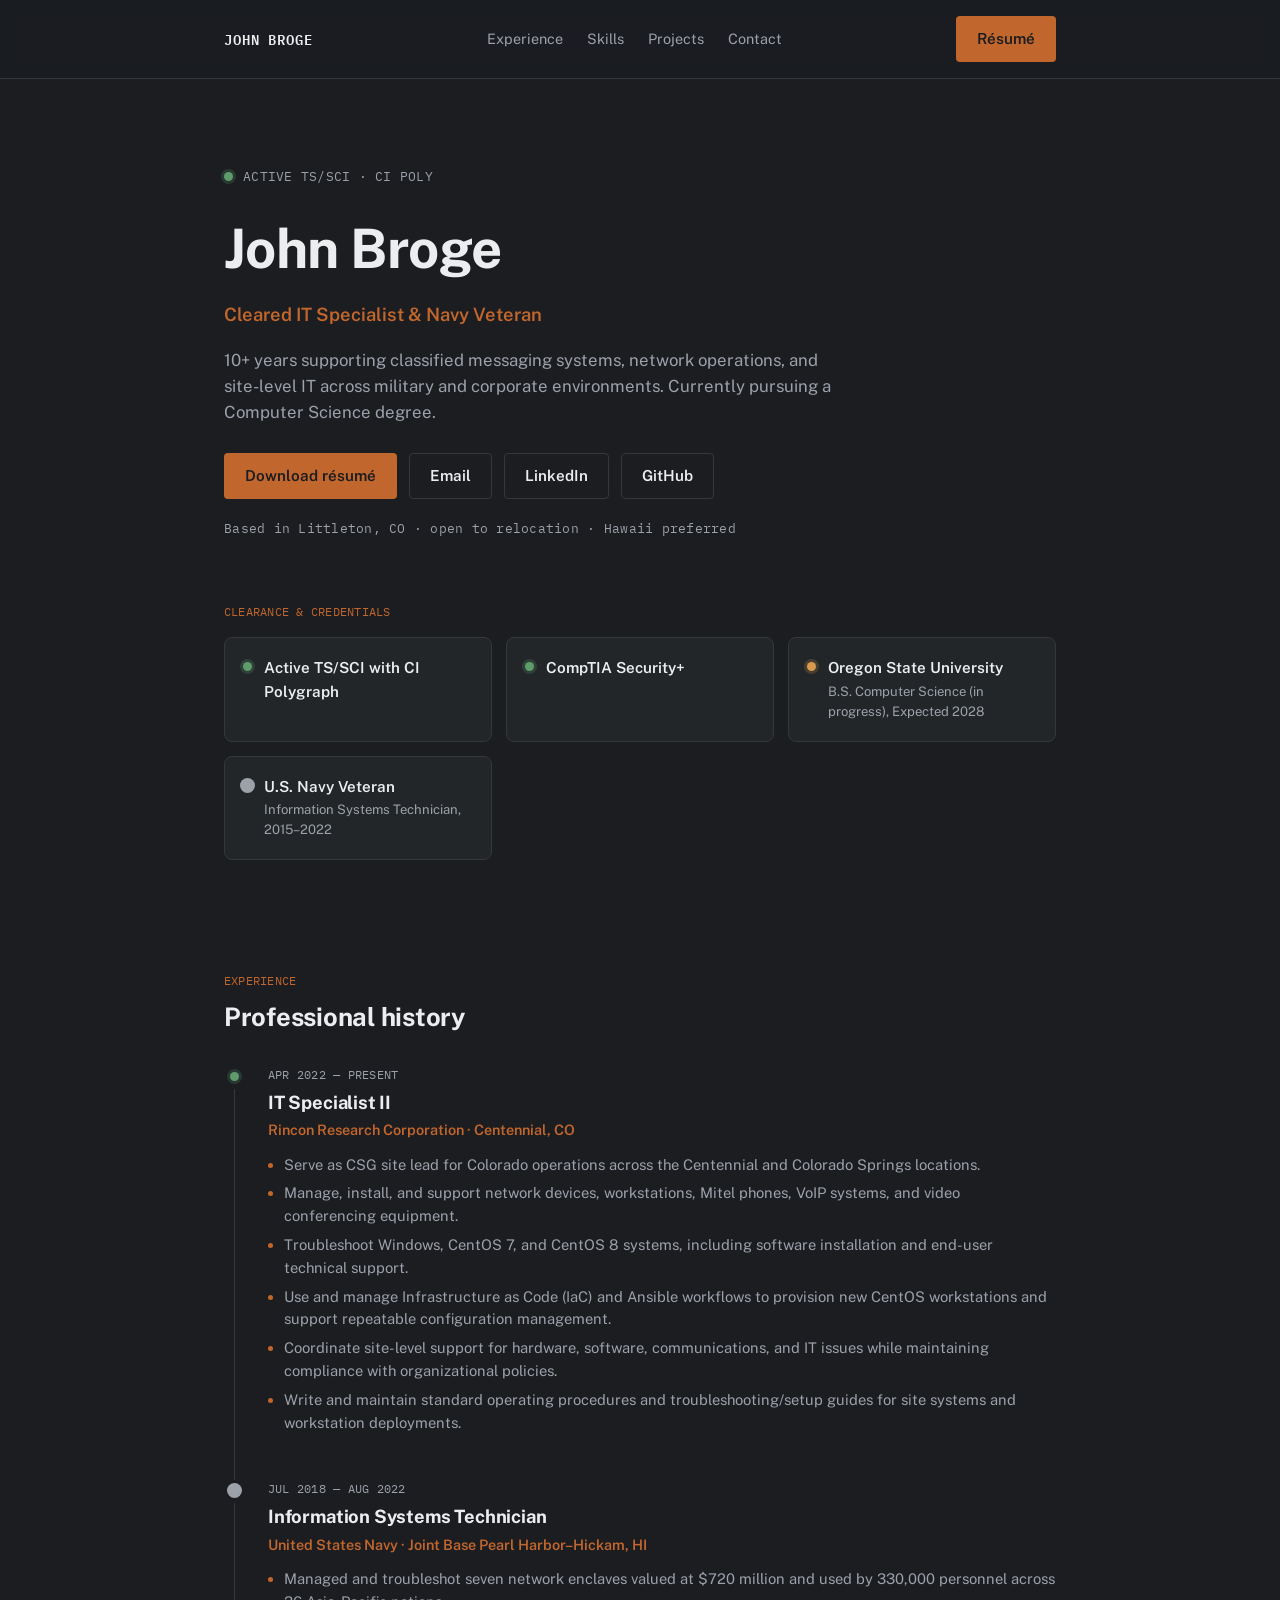
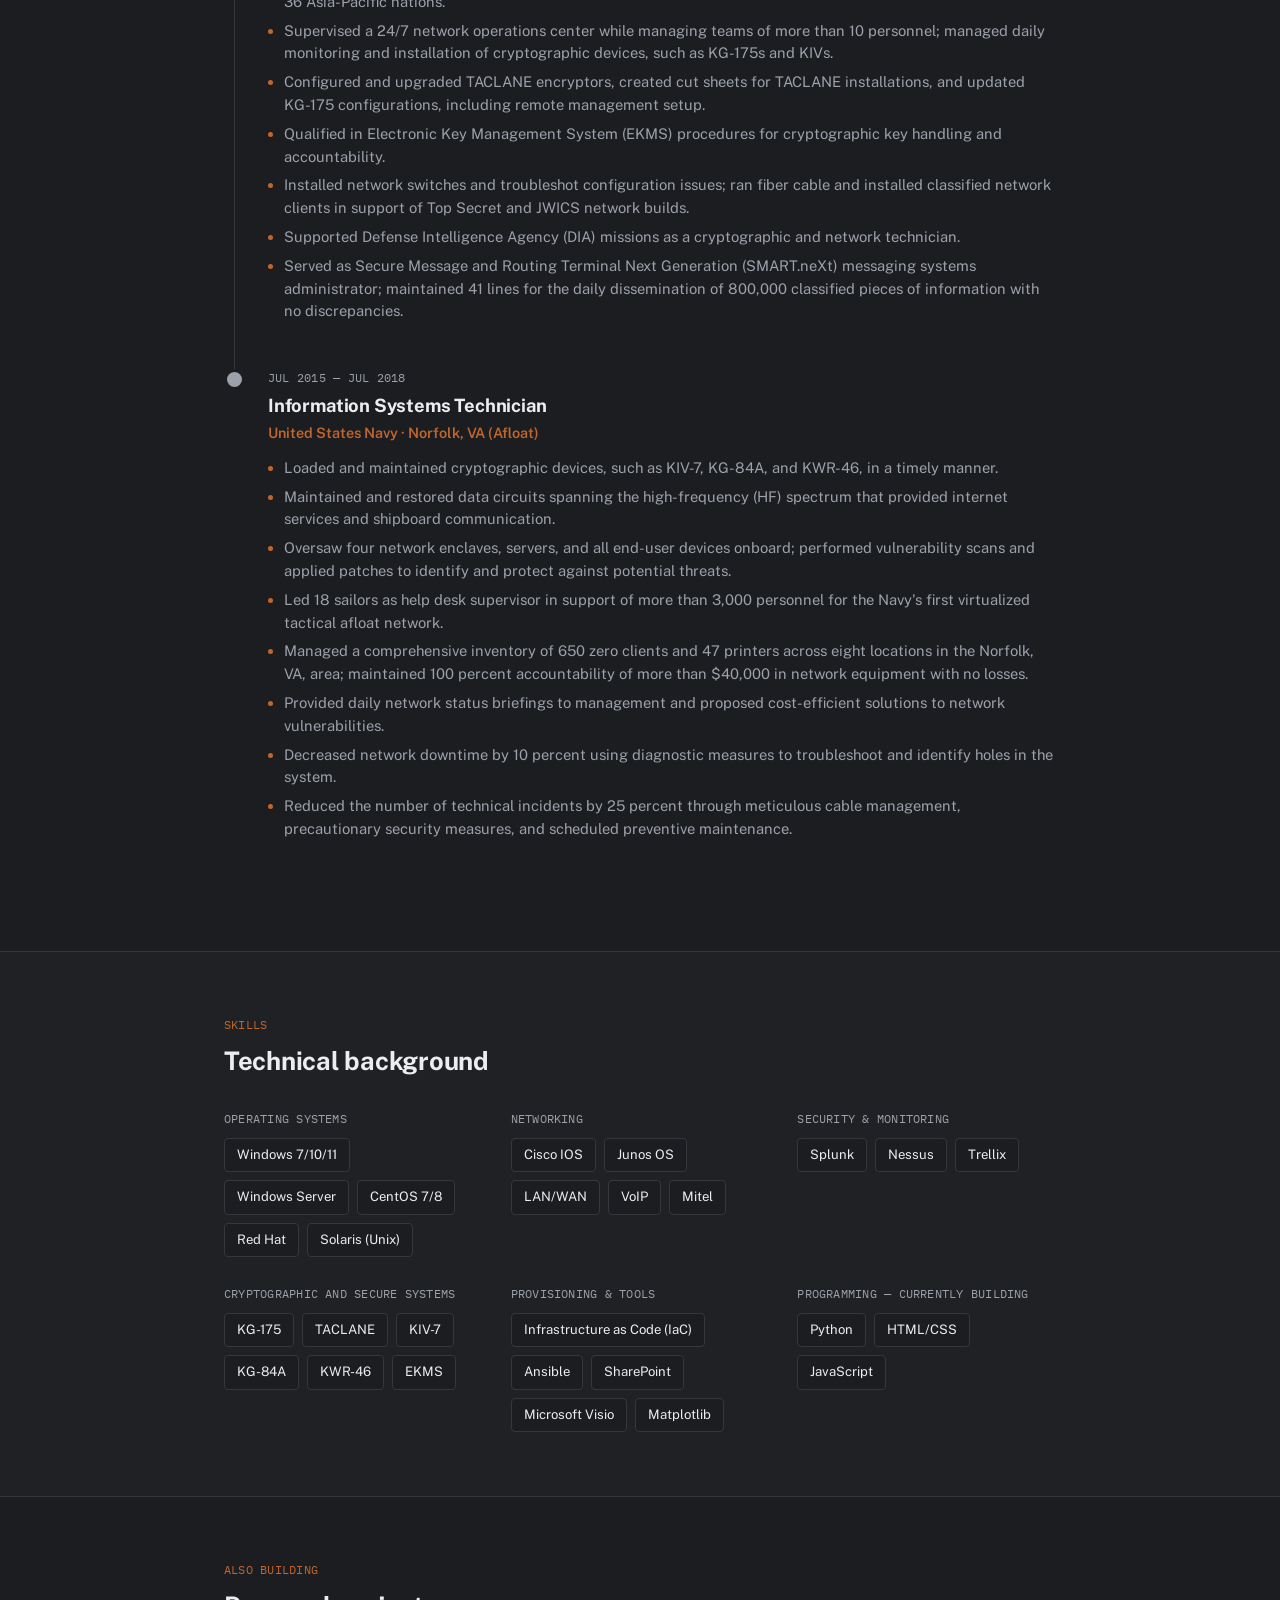
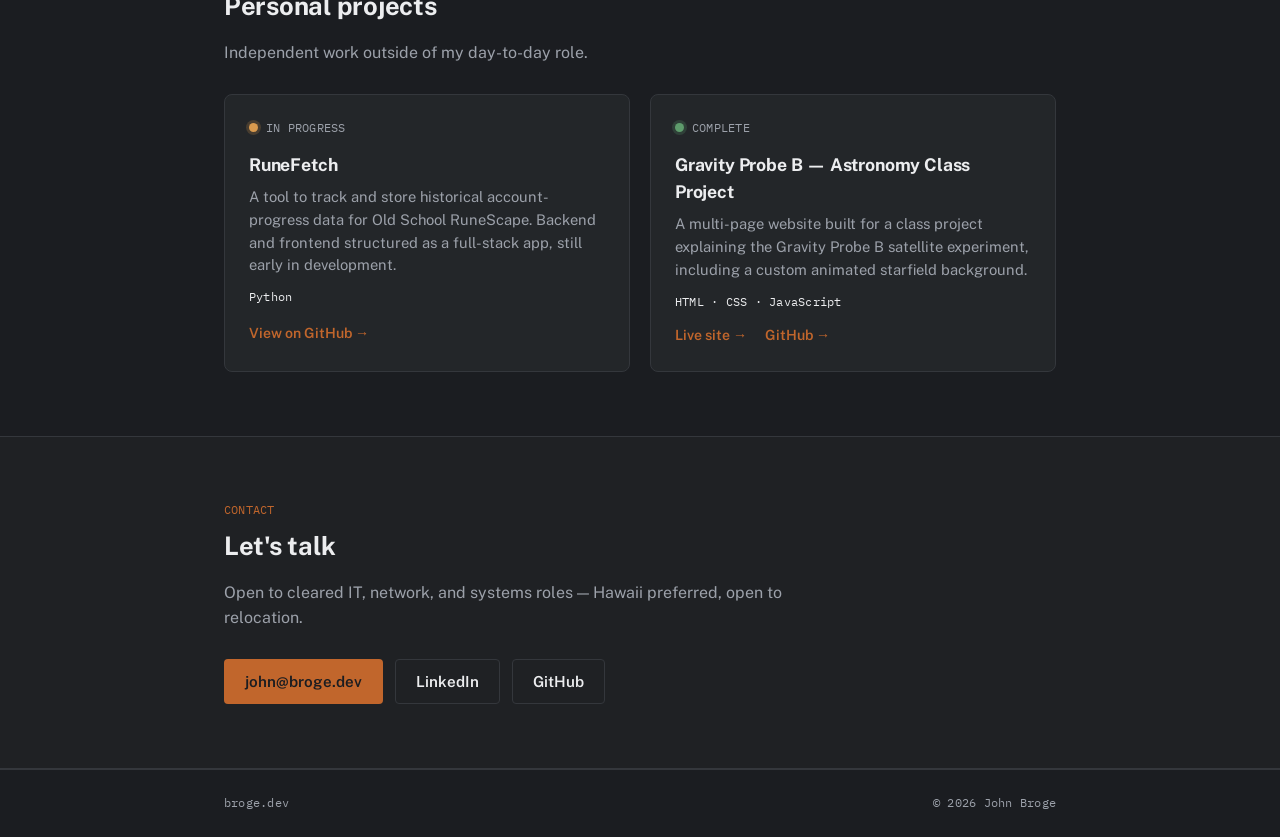
<file: index.html>
<!DOCTYPE html>
<html lang="en">
<head>
<meta charset="UTF-8">
<meta name="viewport" content="width=device-width, initial-scale=1.0">
<title>John Broge — Cleared IT Specialist &amp; Network Systems</title>
<meta name="description" content="John Broge — Cleared IT Specialist, Navy veteran, and CS student.">
<link rel="preconnect" href="https://fonts.googleapis.com">
<link rel="preconnect" href="https://fonts.gstatic.com" crossorigin>
<link href="https://fonts.googleapis.com/css2?family=Public+Sans:wght@400;500;600;700;800&family=IBM+Plex+Mono:wght@400;500;600&display=swap" rel="stylesheet">
<link rel="stylesheet" href="style.css">
</head>
<body>

<header class="site-header">
  <div class="wrap header-inner">
    <a href="#top" class="wordmark">JOHN BROGE</a>
    <nav class="main-nav">
      <a href="#experience">Experience</a>
      <a href="#skills">Skills</a>
      <a href="#projects">Projects</a>
      <a href="#contact">Contact</a>
    </nav>
    <a class="btn btn-primary header-cta" href="John_Broge_Resume.pdf" download>Résumé</a>
  </div>
</header>

<main id="top">

  <!-- HERO -->
  <section class="hero">
    <div class="wrap hero-inner">
      <div class="status-line">
        <span class="dot dot-good" aria-hidden="true"></span>
        <span class="mono">ACTIVE TS/SCI &middot; CI POLY</span>
      </div>
      <h1>John Broge</h1>
      <p class="hero-role">Cleared IT Specialist &amp; Navy Veteran</p>
      <p class="hero-summary">10+ years supporting classified messaging systems, network operations, and site-level IT across military and corporate environments. Currently pursuing a Computer Science degree.</p>
      <div class="hero-actions">
        <a class="btn btn-primary" href="John_Broge_Resume.pdf" download>Download résumé</a>
        <a class="btn btn-ghost" href="mailto:johnbroge@gmail.com">Email</a>
        <a class="btn btn-ghost" href="https://linkedin.com/in/john-broge-1098a41ba" target="_blank" rel="noopener">LinkedIn</a>
        <a class="btn btn-ghost" href="https://github.com/Th3N0torious" target="_blank" rel="noopener">GitHub</a>
      </div>
      <p class="hero-location mono">Based in Littleton, CO &middot; open to relocation &middot; Hawaii preferred</p>
    </div>
  </section>

  <!-- CLEARANCE & CREDENTIALS -->
  <section class="section credentials">
    <div class="wrap">
      <p class="eyebrow mono">Clearance &amp; Credentials</p>
      <div class="credential-grid">
        <div class="credential-card">
          <span class="dot dot-good" aria-hidden="true"></span>
          <div>
            <p class="credential-title">Active TS/SCI with CI Polygraph</p>
          </div>
        </div>
        <div class="credential-card">
          <span class="dot dot-good" aria-hidden="true"></span>
          <div>
            <p class="credential-title">CompTIA Security+</p>
          </div>
        </div>
        <div class="credential-card">
          <span class="dot dot-progress" aria-hidden="true"></span>
          <div>
            <p class="credential-title">Oregon State University</p>
            <p class="credential-sub">B.S. Computer Science (in progress), Expected 2028</p>
          </div>
        </div>
        <div class="credential-card">
          <span class="dot dot-idle" aria-hidden="true"></span>
          <div>
            <p class="credential-title">U.S. Navy Veteran</p>
            <p class="credential-sub">Information Systems Technician, 2015–2022</p>
          </div>
        </div>
      </div>
    </div>
  </section>

  <!-- EXPERIENCE -->
  <section class="section" id="experience">
    <div class="wrap">
      <p class="eyebrow mono">Experience</p>
      <h2>Professional history</h2>

      <div class="timeline">

        <article class="timeline-entry">
          <div class="timeline-rail">
            <span class="dot dot-good"></span>
            <span class="rail-line"></span>
          </div>
          <div class="timeline-content">
            <p class="mono timeline-date">APR 2022 — PRESENT</p>
            <h3>IT Specialist II</h3>
            <p class="timeline-org">Rincon Research Corporation &middot; Centennial, CO</p>
            <ul>
              <li>Serve as CSG site lead for Colorado operations across the Centennial and Colorado Springs locations.</li>
              <li>Manage, install, and support network devices, workstations, Mitel phones, VoIP systems, and video conferencing equipment.</li>
              <li>Troubleshoot Windows, CentOS 7, and CentOS 8 systems, including software installation and end-user technical support.</li>
              <li>Use and manage Infrastructure as Code (IaC) and Ansible workflows to provision new CentOS workstations and support repeatable configuration management.</li>
              <li>Coordinate site-level support for hardware, software, communications, and IT issues while maintaining compliance with organizational policies.</li>
              <li>Write and maintain standard operating procedures and troubleshooting/setup guides for site systems and workstation deployments.</li>
            </ul>
          </div>
        </article>

        <article class="timeline-entry">
          <div class="timeline-rail">
            <span class="dot dot-idle"></span>
            <span class="rail-line"></span>
          </div>
          <div class="timeline-content">
            <p class="mono timeline-date">JUL 2018 — AUG 2022</p>
            <h3>Information Systems Technician</h3>
            <p class="timeline-org">United States Navy &middot; Joint Base Pearl Harbor–Hickam, HI</p>
            <ul>
              <li>Managed and troubleshot seven network enclaves valued at $720 million and used by 330,000 personnel across 36 Asia-Pacific nations.</li>
              <li>Supervised a 24/7 network operations center while managing teams of more than 10 personnel; managed daily monitoring and installation of cryptographic devices, such as KG-175s and KIVs.</li>
              <li>Configured and upgraded TACLANE encryptors, created cut sheets for TACLANE installations, and updated KG-175 configurations, including remote management setup.</li>
              <li>Qualified in Electronic Key Management System (EKMS) procedures for cryptographic key handling and accountability.</li>
              <li>Installed network switches and troubleshot configuration issues; ran fiber cable and installed classified network clients in support of Top Secret and JWICS network builds.</li>
              <li>Supported Defense Intelligence Agency (DIA) missions as a cryptographic and network technician.</li>
              <li>Served as Secure Message and Routing Terminal Next Generation (SMART.neXt) messaging systems administrator; maintained 41 lines for the daily dissemination of 800,000 classified pieces of information with no discrepancies.</li>
            </ul>
          </div>
        </article>

        <article class="timeline-entry">
          <div class="timeline-rail">
            <span class="dot dot-idle"></span>
          </div>
          <div class="timeline-content">
            <p class="mono timeline-date">JUL 2015 — JUL 2018</p>
            <h3>Information Systems Technician</h3>
            <p class="timeline-org">United States Navy &middot; Norfolk, VA (Afloat)</p>
            <ul>
              <li>Loaded and maintained cryptographic devices, such as KIV-7, KG-84A, and KWR-46, in a timely manner.</li>
              <li>Maintained and restored data circuits spanning the high-frequency (HF) spectrum that provided internet services and shipboard communication.</li>
              <li>Oversaw four network enclaves, servers, and all end-user devices onboard; performed vulnerability scans and applied patches to identify and protect against potential threats.</li>
              <li>Led 18 sailors as help desk supervisor in support of more than 3,000 personnel for the Navy's first virtualized tactical afloat network.</li>
              <li>Managed a comprehensive inventory of 650 zero clients and 47 printers across eight locations in the Norfolk, VA, area; maintained 100 percent accountability of more than $40,000 in network equipment with no losses.</li>
              <li>Provided daily network status briefings to management and proposed cost-efficient solutions to network vulnerabilities.</li>
              <li>Decreased network downtime by 10 percent using diagnostic measures to troubleshoot and identify holes in the system.</li>
              <li>Reduced the number of technical incidents by 25 percent through meticulous cable management, precautionary security measures, and scheduled preventive maintenance.</li>
            </ul>
          </div>
        </article>

      </div>
    </div>
  </section>

  <!-- SKILLS -->
  <section class="section alt" id="skills">
    <div class="wrap">
      <p class="eyebrow mono">Skills</p>
      <h2>Technical background</h2>

      <div class="skills-grid">
        <div class="skill-group">
          <p class="mono skill-label">Operating Systems</p>
          <div class="chips">
            <span class="chip">Windows 7/10/11</span>
            <span class="chip">Windows Server</span>
            <span class="chip">CentOS 7/8</span>
            <span class="chip">Red Hat</span>
            <span class="chip">Solaris (Unix)</span>
          </div>
        </div>
        <div class="skill-group">
          <p class="mono skill-label">Networking</p>
          <div class="chips">
            <span class="chip">Cisco IOS</span>
            <span class="chip">Junos OS</span>
            <span class="chip">LAN/WAN</span>
            <span class="chip">VoIP</span>
            <span class="chip">Mitel</span>
          </div>
        </div>
        <div class="skill-group">
          <p class="mono skill-label">Security &amp; Monitoring</p>
          <div class="chips">
            <span class="chip">Splunk</span>
            <span class="chip">Nessus</span>
            <span class="chip">Trellix</span>
          </div>
        </div>
        <div class="skill-group">
          <p class="mono skill-label">Cryptographic and Secure Systems</p>
          <div class="chips">
            <span class="chip">KG-175</span>
            <span class="chip">TACLANE</span>
            <span class="chip">KIV-7</span>
            <span class="chip">KG-84A</span>
            <span class="chip">KWR-46</span>
            <span class="chip">EKMS</span>
          </div>
        </div>
        <div class="skill-group">
          <p class="mono skill-label">Provisioning &amp; Tools</p>
          <div class="chips">
            <span class="chip">Infrastructure as Code (IaC)</span>
            <span class="chip">Ansible</span>
            <span class="chip">SharePoint</span>
            <span class="chip">Microsoft Visio</span>
            <span class="chip">Matplotlib</span>
          </div>
        </div>
        <div class="skill-group">
          <p class="mono skill-label">Programming — currently building</p>
          <div class="chips">
            <span class="chip">Python</span>
            <span class="chip">HTML/CSS</span>
            <span class="chip">JavaScript</span>
          </div>
        </div>
      </div>
    </div>
  </section>

  <!-- PROJECTS -->
  <section class="section" id="projects">
    <div class="wrap">
      <p class="eyebrow mono">Also building</p>
      <h2>Personal projects</h2>
      <p class="section-note">Independent work outside of my day-to-day role.</p>

      <div class="project-grid">

        <article class="project-card">
          <div class="project-status">
            <span class="dot dot-progress"></span>
            <span class="mono">IN PROGRESS</span>
          </div>
          <h3>RuneFetch</h3>
          <p>A tool to track and store historical account-progress data for Old School RuneScape. Backend and frontend structured as a full-stack app, still early in development.</p>
          <p class="mono project-stack">Python</p>
          <a class="project-link" href="https://github.com/Th3N0torious/RuneFetch" target="_blank" rel="noopener">View on GitHub &rarr;</a>
        </article>

        <article class="project-card">
          <div class="project-status">
            <span class="dot dot-good"></span>
            <span class="mono">COMPLETE</span>
          </div>
          <h3>Gravity Probe B — Astronomy Class Project</h3>
          <p>A multi-page website built for a class project explaining the Gravity Probe B satellite experiment, including a custom animated starfield background.</p>
          <p class="mono project-stack">HTML &middot; CSS &middot; JavaScript</p>
          <div class="project-links">
            <a class="project-link" href="/projects/gravity-probe-b/" target="_blank" rel="noopener">Live site &rarr;</a>
            <a class="project-link" href="https://github.com/Th3N0torious/GravityProbeDev" target="_blank" rel="noopener">GitHub &rarr;</a>
          </div>
        </article>

      </div>
    </div>
  </section>

  <!-- CONTACT -->
  <section class="section alt" id="contact">
    <div class="wrap contact-inner">
      <p class="eyebrow mono">Contact</p>
      <h2>Let's talk</h2>
      <p class="section-note">Open to cleared IT, network, and systems roles — Hawaii preferred, open to relocation.</p>
      <div class="hero-actions">
        <a class="btn btn-primary" href="mailto:john@broge.dev">john@broge.dev</a>
        <a class="btn btn-ghost" href="https://linkedin.com/in/john-broge-1098a41ba" target="_blank" rel="noopener">LinkedIn</a>
        <a class="btn btn-ghost" href="https://github.com/Th3N0torious" target="_blank" rel="noopener">GitHub</a>
      </div>
    </div>
  </section>

</main>

<footer class="site-footer">
  <div class="wrap footer-inner">
    <span class="mono">broge.dev</span>
    <span class="mono">&copy; 2026 John Broge</span>
  </div>
</footer>
  
</body>
</html>
</file>
<file: style.css>
:root {
  --bg: #1B1D21; /* Background */
  --surface: #232629; /* Individual Card Backgrounds */
  --surface-alt: #1F2124; 
  --ink: #ECEDEF; /* Primary Text Color */
  --ink-muted: #9CA1AA; /* Secondary Text Color */
  --border: #34373C; /* Border Lines */
  --accent: #C1662C; /* Orange Accent Color */
  --accent-soft: rgba(193, 102, 44, 0.22); /* Softer Orange Accent Color */
  --amber: #D99A4E; /* Secondary Accent (Light Goldish) */
  --amber-soft: rgba(217, 154, 78, 0.2); /* Lighter Secondary Accent */

  --status-good: #5E9C6C; /* Status dots only — independent of --accent */
  --status-good-soft: rgba(94, 156, 108, 0.22);
  --status-progress: #D99A4E; /* Status dots only */
  --status-progress-soft: rgba(217, 154, 78, 0.2);
  --status-complete: #6E8CAE; /* Status dots only — 'finished', distinct from 'ongoing' */
  --status-complete-soft: rgba(110, 140, 174, 0.22);

  --font-display: "Public Sans", -apple-system, BlinkMacSystemFont, sans-serif;
  --font-mono: "IBM Plex Mono", ui-monospace, monospace;

  --max: 880px;
}

* { box-sizing: border-box; margin: 0; padding: 0; }

html { scroll-behavior: smooth; }

body {
  font-family: var(--font-display);
  background: var(--bg);
  color: var(--ink);
  line-height: 1.55;
  -webkit-font-smoothing: antialiased;
}

.wrap {
  max-width: var(--max);
  margin: 0 auto;
  padding: 0 24px;
}

a { color: inherit; text-decoration: none; }
a:focus-visible, button:focus-visible { outline: 2px solid var(--accent); outline-offset: 2px; }

.mono { font-family: var(--font-mono); letter-spacing: 0.02em; }

h1, h2, h3 { font-family: var(--font-display); font-weight: 700; letter-spacing: -0.01em; }

ul { padding-left: 1.1em; }
li { margin-bottom: 6px; color: var(--ink-muted); }
li::marker { color: var(--accent); }

/* ---------- header ---------- */

.site-header {
  position: sticky;
  top: 0;
  z-index: 10;
  background: rgba(27, 29, 33, 0.85);
  backdrop-filter: blur(8px);
  border-bottom: 1px solid var(--border);
}

.header-inner {
  display: flex;
  align-items: center;
  justify-content: space-between;
  padding-top: 16px;
  padding-bottom: 16px;
  gap: 16px;
}

.wordmark {
  font-family: var(--font-mono);
  font-weight: 600;
  font-size: 0.9rem;
  letter-spacing: 0.06em;
}

.main-nav {
  display: flex;
  gap: 24px;
  font-size: 0.9rem;
  color: var(--ink-muted);
}

.main-nav a:hover { color: var(--ink); }

.header-cta { font-size: 0.85rem; padding: 8px 16px; }

/* ---------- buttons ---------- */

.btn {
  display: inline-flex;
  align-items: center;
  padding: 10px 20px;
  border-radius: 4px;
  font-size: 0.95rem;
  font-weight: 600;
  border: 1px solid transparent;
  transition: background 0.15s ease, border-color 0.15s ease, color 0.15s ease;
}

.btn-primary {
  background: var(--accent);
  color: #1B1D21;
}
.btn-primary:hover { background: #D67A3C; }

.btn-ghost {
  border-color: var(--border);
  color: var(--ink);
  background: transparent;
}
.btn-ghost:hover { border-color: var(--accent); color: var(--accent); }

.hero-actions {
  display: flex;
  flex-wrap: wrap;
  gap: 12px;
  margin-top: 28px;
}

/* ---------- status dots ---------- */

.dot {
  display: inline-block;
  width: 9px;
  height: 9px;
  border-radius: 50%;
  flex-shrink: 0;
}
.dot-good { background: var(--status-good); color: var(--status-good); box-shadow: 0 0 0 3px var(--status-good-soft); animation: pulse-glow 2s ease-in-out infinite; }
.dot-progress { background: var(--status-progress); color: var(--status-progress); box-shadow: 0 0 0 3px var(--status-progress-soft); animation: pulse-glow 2s ease-in-out infinite; }
.dot-complete { background: var(--status-complete); color: var(--status-complete); box-shadow: 0 0 0 3px var(--status-complete-soft); animation: pulse-glow 2s ease-in-out infinite; }
.dot-idle { background: var(--ink-muted); color: var(--ink-muted); box-shadow: 0 0 0 3px var(--ink-muted); animation: pulse-glow 2s ease-in-out infinite; }

@keyframes pulse-glow {
  0%, 100% {
    box-shadow: 0 0 2px 1px currentColor;
  }
  50% {
    box-shadow: 0 0 6px 2px currentColor;
  }
}

.status-line {
  display: flex;
  align-items: center;
  gap: 10px;
  font-size: 0.8rem;
  color: var(--ink-muted);
  margin-bottom: 20px;
}

/* ---------- hero ---------- */

.hero { padding: 88px 0 64px; }

.hero h1 {
  font-size: clamp(2.4rem, 5vw, 3.4rem);
  margin-bottom: 10px;
}

.hero-role {
  font-size: 1.15rem;
  font-weight: 600;
  color: var(--accent);
  margin-bottom: 18px;
}

.hero-summary {
  max-width: 620px;
  color: var(--ink-muted);
  font-size: 1.05rem;
}

.hero-location {
  margin-top: 20px;
  font-size: 0.8rem;
  color: var(--ink-muted);
}

/* ---------- sections ---------- */

.section { padding: 64px 0; }
.section.alt { background: var(--surface-alt); border-top: 1px solid var(--border); border-bottom: 1px solid var(--border); }

.eyebrow {
  font-size: 0.75rem;
  color: var(--accent);
  text-transform: uppercase;
  margin-bottom: 8px;
}

.section h2 { font-size: 1.6rem; margin-bottom: 28px; }

.section-note { color: var(--ink-muted); margin-top: -14px; margin-bottom: 28px; max-width: 560px; }

/* ---------- credentials ---------- */

.credentials { padding-top: 0; padding-bottom: 48px; }

.credential-grid {
  display: grid;
  grid-template-columns: repeat(auto-fit, minmax(230px, 1fr));
  gap: 14px;
  margin-top: 16px;
}

.credential-card {
  display: flex;
  align-items: flex-start;
  gap: 12px;
  background: var(--surface);
  border: 1px solid var(--border);
  border-radius: 8px;
  padding: 18px;
  transition: transform 0.2s ease, box-shadow 0.2s ease;
}

.credential-card:hover {
  transform: translateY(-6px);
  box-shadow: 0 12px 20px rgba(193, 102, 44, 0.15);
}

.credential-card .dot { margin-top: 6px; }

.credential-title { font-weight: 600; font-size: 0.95rem; }
.credential-sub { font-size: 0.82rem; color: var(--ink-muted); margin-top: 2px; }

/* ---------- timeline ---------- */

.timeline { display: flex; flex-direction: column; }

.timeline-entry {
  display: grid;
  grid-template-columns: 20px 1fr;
  gap: 24px;
}

.timeline-rail {
  display: flex;
  flex-direction: column;
  align-items: center;
}

.timeline-rail .dot { margin-top: 6px; }

.rail-line {
  flex: 1;
  width: 1px;
  background: var(--border);
  margin-top: 8px;
  min-height: 40px;
}

.timeline-content { padding-bottom: 40px; }

.timeline-date { font-size: 0.75rem; color: var(--ink-muted); margin-bottom: 4px; }

.timeline-content h3 { font-size: 1.15rem; margin-bottom: 2px; }

.timeline-org { color: var(--accent); font-weight: 600; font-size: 0.9rem; margin-bottom: 12px; }

.timeline-content ul { font-size: 0.92rem; }

/* ---------- skills ---------- */

.skills-grid {
  display: grid;
  grid-template-columns: repeat(auto-fit, minmax(240px, 1fr));
  gap: 28px;
}

.skill-label {
  font-size: 0.72rem;
  color: var(--ink-muted);
  text-transform: uppercase;
  margin-bottom: 10px;
}

.chips { display: flex; flex-wrap: wrap; gap: 8px; }

.chip {
  background: var(--bg);
  border: 1px solid var(--border);
  border-radius: 4px;
  padding: 6px 12px;
  font-size: 0.82rem;
  color: var(--ink);
  transition: transform 0.15s ease, border-color 0.15s ease, background 0.15s ease;
}

.chip:hover {
  transform: translateY(-2px);
  border-color: var(--accent);
  background: var(--surface);
  box-shadow: 0 4px 10px rgba(193, 102, 44, 0.3);
}

/* ---------- projects ---------- */

.project-grid {
  display: grid;
  grid-template-columns: repeat(auto-fit, minmax(280px, 1fr));
  gap: 20px;
}

.project-card {
  background: var(--surface);
  border: 1px solid var(--border);
  border-radius: 8px;
  padding: 24px;
  transition: transform 0.2s ease, box-shadow 0.2s ease;
}

.project-card:hover {
  transform: translateY(-6px);
  box-shadow: 0 12px 20px rgba(193, 102, 44, 0.15);
}

.project-status {
  display: flex;
  align-items: center;
  gap: 8px;
  font-size: 0.72rem;
  color: var(--ink-muted);
  margin-bottom: 14px;
}

.project-card h3 { font-size: 1.1rem; margin-bottom: 8px; }
.project-card p { color: var(--ink-muted); font-size: 0.92rem; margin-bottom: 10px; }

.project-stack { color: var(--ink) !important; font-size: 0.78rem !important; margin-bottom: 14px !important; }

.project-links { display: flex; gap: 18px; }

.project-link {
  font-size: 0.88rem;
  font-weight: 600;
  color: var(--accent);
}
.project-link:hover { text-decoration: underline; }

/* ---------- contact ---------- */

.contact-inner { text-align: left; }

/* ---------- footer ---------- */

.site-footer { border-top: 1px solid var(--border); padding: 24px 0; }

.footer-inner {
  display: flex;
  justify-content: space-between;
  font-size: 0.75rem;
  color: var(--ink-muted);
}

/* ---------- responsive ---------- */

@media (max-width: 640px) {
  .main-nav { display: none; }
  .hero { padding: 56px 0 40px; }
  .timeline-entry { grid-template-columns: 14px 1fr; gap: 16px; }
  .credential-grid { grid-template-columns: 1fr; }
}

/* ---------- reduced motion ---------- */

@media (prefers-reduced-motion: reduce) {
  html { scroll-behavior: auto; }
  * { transition: none !important; }
}
</file>
